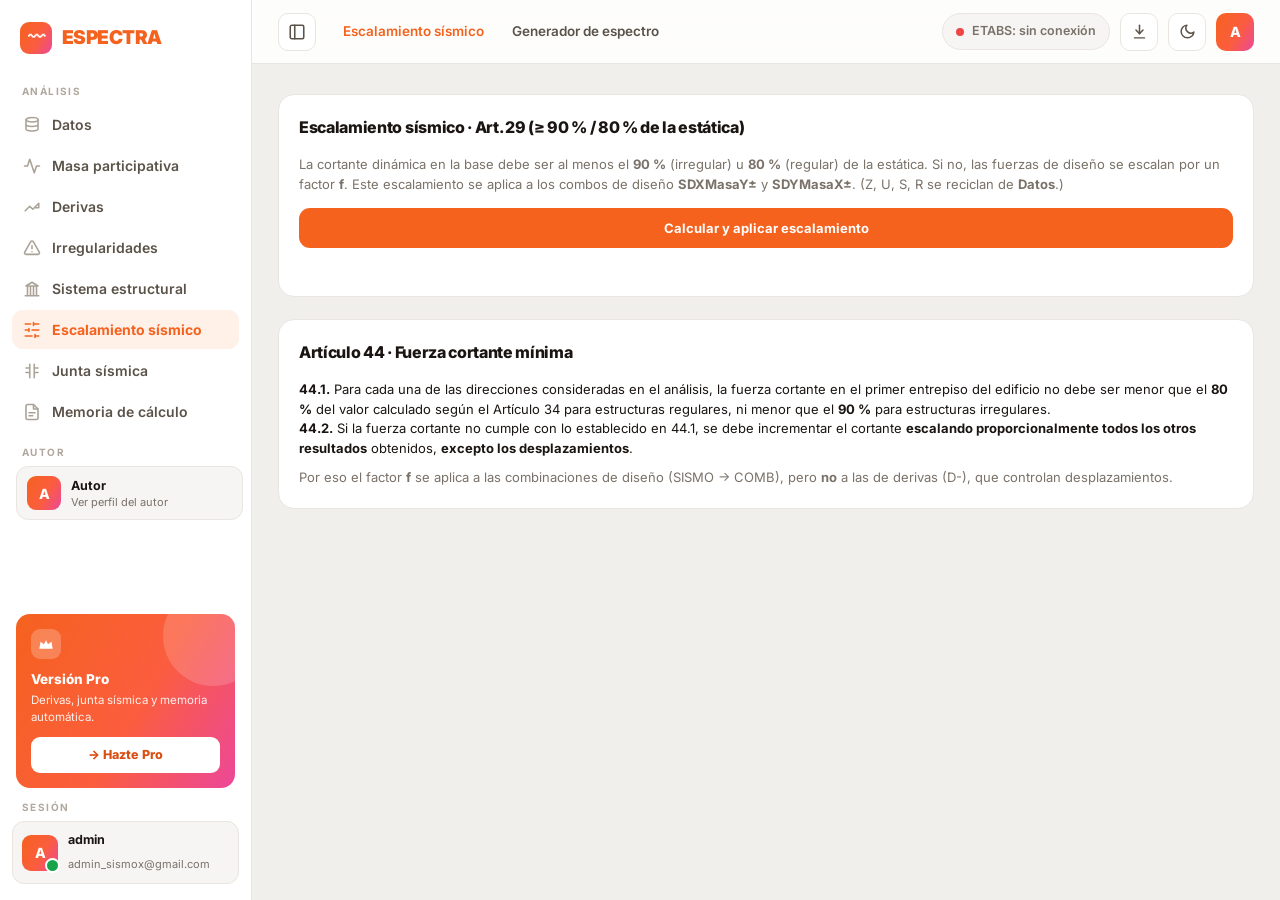
<file: web/escalamiento.html>
<!DOCTYPE html>
<html lang="es">
<head>
  <meta charset="UTF-8" />
  <meta name="viewport" content="width=device-width, initial-scale=1.0" />
  <title>Escalamiento sísmico · E.030 (2026)</title>
  <link rel="preconnect" href="https://fonts.googleapis.com" />
  <link rel="preconnect" href="https://fonts.gstatic.com" crossorigin />
  <link href="https://fonts.googleapis.com/css2?family=Inter:wght@400;500;600;700;800;900&display=swap" rel="stylesheet" />
  <link rel="stylesheet" href="styles.css" />
  <script>
    try { document.documentElement.setAttribute('data-theme', localStorage.getItem('e030-theme') || 'light'); } catch (e) {}
  </script>
  <style>
    .se-estado { color: var(--muted); font-size: 13px; margin-top: 10px; min-height: 18px; }
    .fbig { font-weight: 800; }
  </style>
</head>
<body>

<div class="app">
  <aside class="sidebar">
    <div class="side-brand"><span class="mk">〰</span><b>ESPECTRA</b></div>
    <div class="side-label">Análisis</div>
    <nav class="nav">
      <a href="index.html"><svg width="18" height="18" viewBox="0 0 24 24" fill="none" stroke="currentColor" stroke-width="2.1" stroke-linecap="round" stroke-linejoin="round"><ellipse cx="12" cy="5" rx="8" ry="3"/><path d="M4 5v6c0 1.7 3.6 3 8 3s8-1.3 8-3V5M4 11v6c0 1.7 3.6 3 8 3s8-1.3 8-3v-6"/></svg>Datos</a>
      <a href="masa.html"><svg width="18" height="18" viewBox="0 0 24 24" fill="none" stroke="currentColor" stroke-width="2.1" stroke-linecap="round" stroke-linejoin="round"><path d="M22 12h-4l-3 9L9 3l-3 9H2"/></svg>Masa participativa</a>
      <a href="derivas.html"><svg width="18" height="18" viewBox="0 0 24 24" fill="none" stroke="currentColor" stroke-width="2.1" stroke-linecap="round" stroke-linejoin="round"><path d="m3 17 6-6 4 4 8-8M21 7v6h-6"/></svg>Derivas</a>
      <a href="irregularidades.html"><svg width="18" height="18" viewBox="0 0 24 24" fill="none" stroke="currentColor" stroke-width="2.1" stroke-linecap="round" stroke-linejoin="round"><path d="m10.3 3.6-8 13.9A2 2 0 0 0 4 20.5h16a2 2 0 0 0 1.7-3L13.7 3.6a2 2 0 0 0-3.4 0z"/><path d="M12 9v4M12 17h.01"/></svg>Irregularidades</a>
      <a href="sistema.html"><svg width="18" height="18" viewBox="0 0 24 24" fill="none" stroke="currentColor" stroke-width="2.1" stroke-linecap="round" stroke-linejoin="round"><path d="M3 21h18M6 21V8M10 21V8M14 21V8M18 21V8M4 8h16l-8-5z"/></svg>Sistema estructural</a>
      <a href="escalamiento.html" class="active"><svg width="18" height="18" viewBox="0 0 24 24" fill="none" stroke="currentColor" stroke-width="2.1" stroke-linecap="round" stroke-linejoin="round"><path d="M21 4H14M10 4H3M21 12H12M8 12H3M21 20H16M12 20H3M14 2v4M8 10v4M16 18v4"/></svg>Escalamiento sísmico</a>
      <a href="junta.html"><svg width="18" height="18" viewBox="0 0 24 24" fill="none" stroke="currentColor" stroke-width="2.1" stroke-linecap="round" stroke-linejoin="round"><path d="M9 3v18M15 3v18M9 8H4M9 14H4M20 8h-5M20 14h-5"/></svg>Junta sísmica</a>
      <a href="memoria.html"><svg width="18" height="18" viewBox="0 0 24 24" fill="none" stroke="currentColor" stroke-width="2.1" stroke-linecap="round" stroke-linejoin="round"><path d="M14 2H6a2 2 0 0 0-2 2v16a2 2 0 0 0 2 2h12a2 2 0 0 0 2-2V8z"/><path d="M14 2v6h6M8 13h8M8 17h5"/></svg>Memoria de cálculo</a>
    </nav>
    <div class="side-label">Autor</div>
    <button class="nav-author" id="btnAutor" title="Ver perfil del autor"><span class="av">A</span><span class="info"><b>Autor</b><span>Ver perfil del autor</span></span></button>
    <div class="side-foot">
      <div class="side-promo">
        <span class="crown"><svg width="16" height="16" viewBox="0 0 24 24" fill="currentColor"><path d="M2 19h20l-1.8-10.5-5.2 4-3-6-3 6-5.2-4z"/></svg></span>
        <b>Versión Pro</b><p>Derivas, junta sísmica y memoria automática.</p>
        <a href="#" id="btnPro">→ Hazte Pro</a>
      </div>
      <div class="side-label" style="padding-top:0">Sesión</div>
      <div class="side-user" title="Usuario que inició sesión"><span class="av av-on">A</span><span class="info"><b>admin</b><span>admin_sismox@gmail.com</span></span></div>
    </div>
  </aside>

  <div class="main">
    <header class="topbar">
      <button class="ham" id="sidebarToggle" aria-label="Menú"><svg width="18" height="18" viewBox="0 0 24 24" fill="none" stroke="currentColor" stroke-width="2.1" stroke-linecap="round" stroke-linejoin="round"><rect x="3" y="3" width="18" height="18" rx="2"/><path d="M9 3v18"/></svg></button>
      <nav class="topnav"><a href="escalamiento.html" class="active">Escalamiento sísmico</a><a href="index.html">Generador de espectro</a></nav>
      <div class="top-actions">
        <div class="api-status" id="apiStatus" title="Estado de la API ETABS"><span class="dot" id="apiDot"></span><span id="apiText">ETABS: sin conexión</span></div>
        <a class="icon-btn" id="btnDescargar" href="/descargar" download="ESPECTRA-Setup.exe" title="Descargar el puente para ETABS" aria-label="Descargar instalador">
          <svg width="17" height="17" viewBox="0 0 24 24" fill="none" stroke="currentColor" stroke-width="2.1" stroke-linecap="round" stroke-linejoin="round"><path d="M12 3v12"/><path d="m7 10 5 5 5-5"/><path d="M5 21h14"/></svg>
        </a>
        <button class="icon-btn" id="btnTheme" title="Cambiar tema" aria-label="Tema oscuro">
          <svg class="ic-moon" width="17" height="17" viewBox="0 0 24 24" fill="none" stroke="currentColor" stroke-width="2.1" stroke-linecap="round" stroke-linejoin="round"><path d="M21 12.8A9 9 0 1 1 11.2 3 7 7 0 0 0 21 12.8z"/></svg>
          <svg class="ic-sun" width="17" height="17" viewBox="0 0 24 24" fill="none" stroke="currentColor" stroke-width="2.1" stroke-linecap="round" stroke-linejoin="round"><circle cx="12" cy="12" r="4"/><path d="M12 2v2M12 20v2M4.9 4.9l1.4 1.4M17.7 17.7l1.4 1.4M2 12h2M20 12h2M4.9 19.1l1.4-1.4M17.7 6.3l1.4-1.4"/></svg>
        </button>
        <span class="top-av">A</span>
      </div>
    </header>

    <main class="content">
      <section class="card">
        <div class="card-head"><h2>Escalamiento sísmico · Art. 29 (≥ 90 % / 80 % de la estática)</h2></div>
        <p style="color:var(--muted);font-size:13px">La cortante dinámica en la base debe ser al menos el <b>90 %</b> (irregular) u <b>80 %</b> (regular) de la estática. Si no, las fuerzas de diseño se escalan por un factor <b>f</b>. Este escalamiento se aplica a los combos de diseño <b>SDXMasaY±</b> y <b>SDYMasaX±</b>. (Z, U, S, R se reciclan de <b>Datos</b>.)</p>
        <div class="actions"><button class="btn btn-brand" id="btnCalcular">Calcular y aplicar escalamiento</button></div>
        <p class="se-estado" id="estado"></p>
      </section>

      <section class="card hidden" id="resultados">
        <div class="card-head"><h2>Factor de escala por combinación</h2></div>
        <table class="u-table">
          <thead><tr><th>Caso</th><th>Dir.</th><th>Periodo (s)</th><th>C</th><th>V estática</th><th id="thFrac">% V est.</th><th>V dinámica</th><th>f</th></tr></thead>
          <tbody id="tbody"></tbody>
        </table>
        <p class="se-estado" id="nota"></p>
      </section>

      <section class="card">
        <div class="card-head"><h2>Artículo 44 · Fuerza cortante mínima</h2></div>
        <p style="font-size:13px"><b>44.1.</b> Para cada una de las direcciones consideradas en el análisis, la fuerza cortante en el primer entrepiso del edificio no debe ser menor que el <b>80 %</b> del valor calculado según el Artículo 34 para estructuras regulares, ni menor que el <b>90 %</b> para estructuras irregulares.</p>
        <p style="font-size:13px"><b>44.2.</b> Si la fuerza cortante no cumple con lo establecido en 44.1, se debe incrementar el cortante <b>escalando proporcionalmente todos los otros resultados</b> obtenidos, <b>excepto los desplazamientos</b>.</p>
        <p class="se-estado">Por eso el factor <b>f</b> se aplica a las combinaciones de diseño (SISMO → COMB), pero <b>no</b> a las de derivas (D-), que controlan desplazamientos.</p>
      </section>
    </main>
  </div>
</div>

<div class="toast-container" id="toasts"></div>
<script src="escalamiento.js"></script>
</body>
</html>
</file>
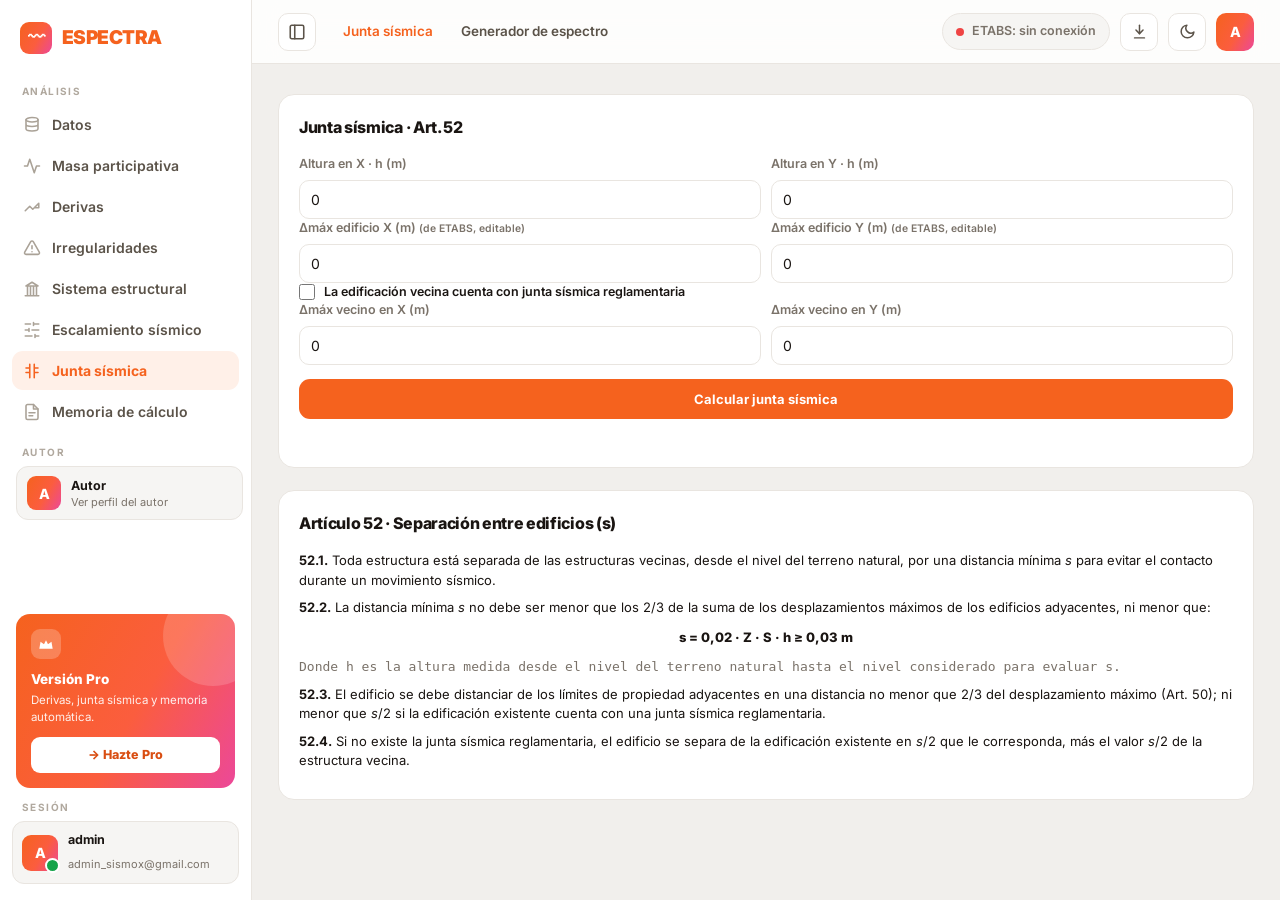
<file: web/junta.html>
<!DOCTYPE html>
<html lang="es">
<head>
  <meta charset="UTF-8" />
  <meta name="viewport" content="width=device-width, initial-scale=1.0" />
  <title>Junta sísmica · E.030 (2026)</title>
  <link rel="preconnect" href="https://fonts.googleapis.com" />
  <link rel="preconnect" href="https://fonts.gstatic.com" crossorigin />
  <link href="https://fonts.googleapis.com/css2?family=Inter:wght@400;500;600;700;800;900&display=swap" rel="stylesheet" />
  <link rel="stylesheet" href="styles.css" />
  <script>
    try { document.documentElement.setAttribute('data-theme', localStorage.getItem('e030-theme') || 'light'); } catch (e) {}
  </script>
  <style>
    .se-estado { color: var(--muted); font-size: 13px; margin-top: 10px; min-height: 18px; }
    .res-big { font-weight: 800; }
    .formula { font-family: ui-monospace, monospace; font-size: 13px; color: var(--muted); }
    .art p { margin: 8px 0; font-size: 13px; line-height: 1.5; }
    .art .eq { text-align:center; font-weight:800; margin:10px 0; }
  </style>
</head>
<body>

<div class="app">
  <aside class="sidebar">
    <div class="side-brand"><span class="mk">〰</span><b>ESPECTRA</b></div>
    <div class="side-label">Análisis</div>
    <nav class="nav">
      <a href="index.html"><svg width="18" height="18" viewBox="0 0 24 24" fill="none" stroke="currentColor" stroke-width="2.1" stroke-linecap="round" stroke-linejoin="round"><ellipse cx="12" cy="5" rx="8" ry="3"/><path d="M4 5v6c0 1.7 3.6 3 8 3s8-1.3 8-3V5M4 11v6c0 1.7 3.6 3 8 3s8-1.3 8-3v-6"/></svg>Datos</a>
      <a href="masa.html"><svg width="18" height="18" viewBox="0 0 24 24" fill="none" stroke="currentColor" stroke-width="2.1" stroke-linecap="round" stroke-linejoin="round"><path d="M22 12h-4l-3 9L9 3l-3 9H2"/></svg>Masa participativa</a>
      <a href="derivas.html"><svg width="18" height="18" viewBox="0 0 24 24" fill="none" stroke="currentColor" stroke-width="2.1" stroke-linecap="round" stroke-linejoin="round"><path d="m3 17 6-6 4 4 8-8M21 7v6h-6"/></svg>Derivas</a>
      <a href="irregularidades.html"><svg width="18" height="18" viewBox="0 0 24 24" fill="none" stroke="currentColor" stroke-width="2.1" stroke-linecap="round" stroke-linejoin="round"><path d="m10.3 3.6-8 13.9A2 2 0 0 0 4 20.5h16a2 2 0 0 0 1.7-3L13.7 3.6a2 2 0 0 0-3.4 0z"/><path d="M12 9v4M12 17h.01"/></svg>Irregularidades</a>
      <a href="sistema.html"><svg width="18" height="18" viewBox="0 0 24 24" fill="none" stroke="currentColor" stroke-width="2.1" stroke-linecap="round" stroke-linejoin="round"><path d="M3 21h18M6 21V8M10 21V8M14 21V8M18 21V8M4 8h16l-8-5z"/></svg>Sistema estructural</a>
      <a href="escalamiento.html"><svg width="18" height="18" viewBox="0 0 24 24" fill="none" stroke="currentColor" stroke-width="2.1" stroke-linecap="round" stroke-linejoin="round"><path d="M21 4H14M10 4H3M21 12H12M8 12H3M21 20H16M12 20H3M14 2v4M8 10v4M16 18v4"/></svg>Escalamiento sísmico</a>
      <a href="junta.html" class="active"><svg width="18" height="18" viewBox="0 0 24 24" fill="none" stroke="currentColor" stroke-width="2.1" stroke-linecap="round" stroke-linejoin="round"><path d="M9 3v18M15 3v18M9 8H4M9 14H4M20 8h-5M20 14h-5"/></svg>Junta sísmica</a>
      <a href="memoria.html"><svg width="18" height="18" viewBox="0 0 24 24" fill="none" stroke="currentColor" stroke-width="2.1" stroke-linecap="round" stroke-linejoin="round"><path d="M14 2H6a2 2 0 0 0-2 2v16a2 2 0 0 0 2 2h12a2 2 0 0 0 2-2V8z"/><path d="M14 2v6h6M8 13h8M8 17h5"/></svg>Memoria de cálculo</a>
    </nav>
    <div class="side-label">Autor</div>
    <button class="nav-author" id="btnAutor" title="Ver perfil del autor">
      <span class="av">A</span><span class="info"><b>Autor</b><span>Ver perfil del autor</span></span>
    </button>
    <div class="side-foot">
      <div class="side-promo">
        <span class="crown"><svg width="16" height="16" viewBox="0 0 24 24" fill="currentColor"><path d="M2 19h20l-1.8-10.5-5.2 4-3-6-3 6-5.2-4z"/></svg></span>
        <b>Versión Pro</b>
        <p>Derivas, junta sísmica y memoria automática.</p>
        <a href="#" id="btnPro">→ Hazte Pro</a>
      </div>
      <div class="side-label" style="padding-top:0">Sesión</div>
      <div class="side-user" title="Usuario que inició sesión">
        <span class="av av-on">A</span><span class="info"><b>admin</b><span>admin_sismox@gmail.com</span></span>
      </div>
    </div>
  </aside>

  <div class="main">
    <header class="topbar">
      <button class="ham" id="sidebarToggle" aria-label="Menú"><svg width="18" height="18" viewBox="0 0 24 24" fill="none" stroke="currentColor" stroke-width="2.1" stroke-linecap="round" stroke-linejoin="round"><rect x="3" y="3" width="18" height="18" rx="2"/><path d="M9 3v18"/></svg></button>
      <nav class="topnav">
        <a href="junta.html" class="active">Junta sísmica</a>
        <a href="index.html">Generador de espectro</a>
      </nav>
      <div class="top-actions">
        <div class="api-status" id="apiStatus" title="Estado de la API ETABS">
          <span class="dot" id="apiDot"></span><span id="apiText">ETABS: sin conexión</span>
        </div>
        <a class="icon-btn" id="btnDescargar" href="/descargar" download="ESPECTRA-Setup.exe" title="Descargar el puente para ETABS" aria-label="Descargar instalador">
          <svg width="17" height="17" viewBox="0 0 24 24" fill="none" stroke="currentColor" stroke-width="2.1" stroke-linecap="round" stroke-linejoin="round"><path d="M12 3v12"/><path d="m7 10 5 5 5-5"/><path d="M5 21h14"/></svg>
        </a>
        <button class="icon-btn" id="btnTheme" title="Cambiar tema" aria-label="Tema oscuro">
          <svg class="ic-moon" width="17" height="17" viewBox="0 0 24 24" fill="none" stroke="currentColor" stroke-width="2.1" stroke-linecap="round" stroke-linejoin="round"><path d="M21 12.8A9 9 0 1 1 11.2 3 7 7 0 0 0 21 12.8z"/></svg>
          <svg class="ic-sun" width="17" height="17" viewBox="0 0 24 24" fill="none" stroke="currentColor" stroke-width="2.1" stroke-linecap="round" stroke-linejoin="round"><circle cx="12" cy="12" r="4"/><path d="M12 2v2M12 20v2M4.9 4.9l1.4 1.4M17.7 17.7l1.4 1.4M2 12h2M20 12h2M4.9 19.1l1.4-1.4M17.7 6.3l1.4-1.4"/></svg>
        </button>
        <span class="top-av">A</span>
      </div>
    </header>

    <main class="content">

      <!-- Datos -->
      <section class="card">
        <div class="card-head"><h2>Junta sísmica · Art. 52</h2></div>

        <div class="field-row">
          <label class="field"><span>Altura en X · h (m)</span><input type="number" id="hx" value="0" step="0.1" min="0" /></label>
          <label class="field"><span>Altura en Y · h (m)</span><input type="number" id="hy" value="0" step="0.1" min="0" /></label>
        </div>
        <div class="field-row">
          <label class="field"><span>Δmáx edificio X (m) <small>(de ETABS, editable)</small></span><input type="number" id="edifdx" value="0" step="0.0001" min="0" /></label>
          <label class="field"><span>Δmáx edificio Y (m) <small>(de ETABS, editable)</small></span><input type="number" id="edifdy" value="0" step="0.0001" min="0" /></label>
        </div>

        <label class="check">
          <input type="checkbox" id="vecJunta" />
          <span>La edificación vecina cuenta con junta sísmica reglamentaria</span>
        </label>

        <div class="field-row">
          <label class="field"><span>Δmáx vecino en X (m)</span><input type="number" id="vecdx" value="0" step="0.001" min="0" /></label>
          <label class="field"><span>Δmáx vecino en Y (m)</span><input type="number" id="vecdy" value="0" step="0.001" min="0" /></label>
        </div>

        <div class="actions">
          <button class="btn btn-brand" id="btnCalcular">Calcular junta sísmica</button>
        </div>
        <p class="se-estado" id="estado"></p>
      </section>

      <!-- Resultados -->
      <section class="card hidden" id="resultados">
        <div class="card-head"><h2>Resultado</h2></div>
        <table class="u-table">
          <thead>
            <tr><th>Dir.</th><th>Δmáx edificio (cm)</th><th>Δmáx vecino (cm)</th><th>0.02·Z·S·h (cm)</th><th>⅔(Δ₁+Δ₂) (cm)</th><th>Junta s (cm)</th><th>Sep. límite propiedad (cm)</th></tr>
          </thead>
          <tbody id="tbody"></tbody>
        </table>
        <p class="se-estado" id="nota52"></p>

        <div class="card-head" style="margin-top:18px"><h2>Cuadro resumen</h2></div>
        <div style="display:grid;grid-template-columns:1fr 1fr;gap:20px">
          <div>
            <div style="font-weight:800;font-size:14px;margin-bottom:6px">Dirección X</div>
            <table class="u-table"><thead><tr><th>—</th><th>Valor</th><th>Descripción</th></tr></thead><tbody id="resumenX"></tbody></table>
          </div>
          <div>
            <div style="font-weight:800;font-size:14px;margin-bottom:6px">Dirección Y</div>
            <table class="u-table"><thead><tr><th>—</th><th>Valor</th><th>Descripción</th></tr></thead><tbody id="resumenY"></tbody></table>
          </div>
        </div>
      </section>

      <!-- Normativa -->
      <section class="card art">
        <div class="card-head"><h2>Artículo 52 · Separación entre edificios (s)</h2></div>
        <p><b>52.1.</b> Toda estructura está separada de las estructuras vecinas, desde el nivel del terreno natural, por una distancia mínima <i>s</i> para evitar el contacto durante un movimiento sísmico.</p>
        <p><b>52.2.</b> La distancia mínima <i>s</i> no debe ser menor que los 2/3 de la suma de los desplazamientos máximos de los edificios adyacentes, ni menor que:</p>
        <p class="eq">s = 0,02 · Z · S · h ≥ 0,03 m</p>
        <p class="formula">Donde h es la altura medida desde el nivel del terreno natural hasta el nivel considerado para evaluar s.</p>
        <p><b>52.3.</b> El edificio se debe distanciar de los límites de propiedad adyacentes en una distancia no menor que 2/3 del desplazamiento máximo (Art. 50); ni menor que <i>s</i>/2 si la edificación existente cuenta con una junta sísmica reglamentaria.</p>
        <p><b>52.4.</b> Si no existe la junta sísmica reglamentaria, el edificio se separa de la edificación existente en <i>s</i>/2 que le corresponda, más el valor <i>s</i>/2 de la estructura vecina.</p>
      </section>

    </main>
  </div>
</div>

<div class="toast-container" id="toasts"></div>
<script src="junta.js"></script>
</body>
</html>
</file>
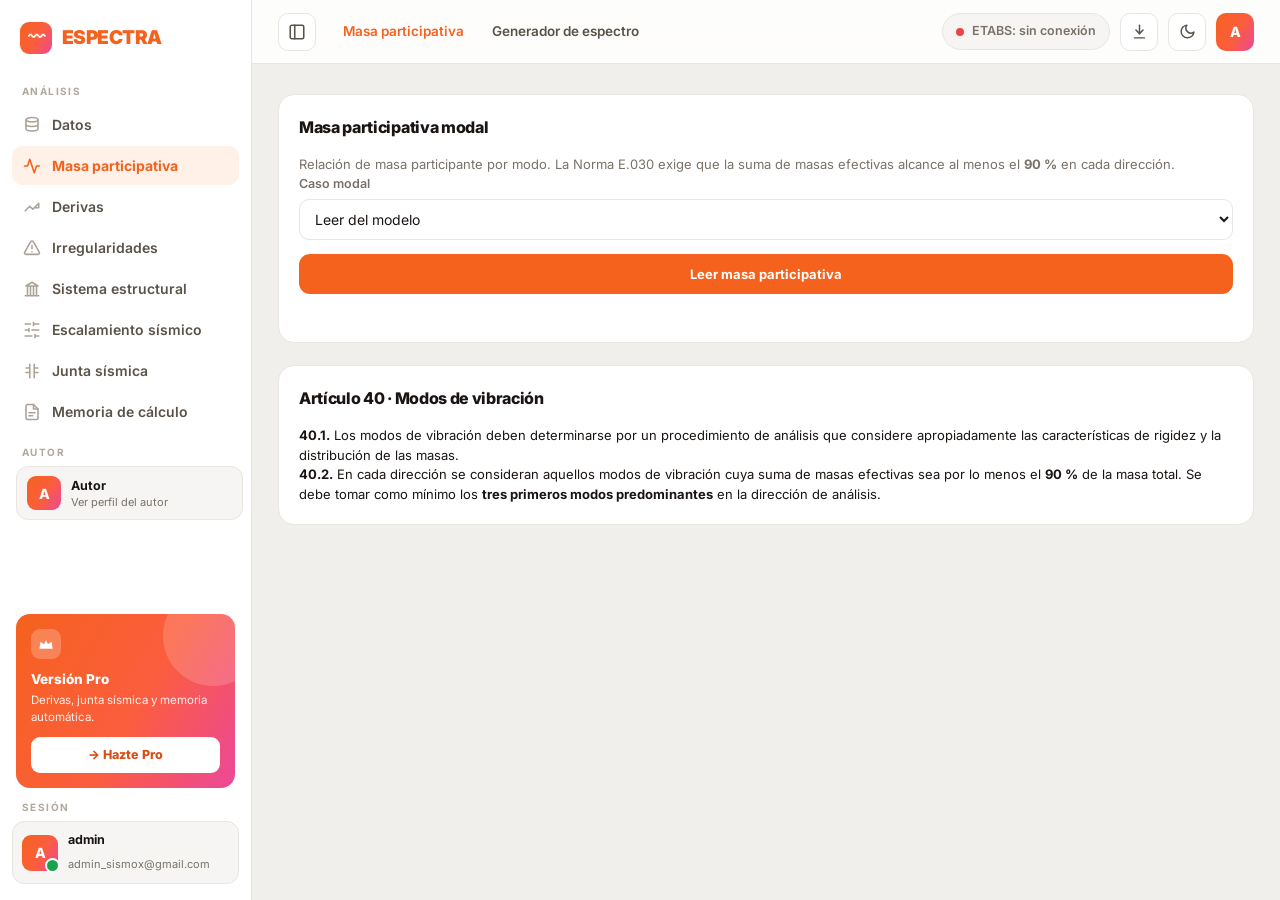
<file: web/masa.html>
<!DOCTYPE html>
<html lang="es">
<head>
  <meta charset="UTF-8" />
  <meta name="viewport" content="width=device-width, initial-scale=1.0" />
  <title>Masa participativa · E.030 (2026)</title>
  <link rel="preconnect" href="https://fonts.googleapis.com" />
  <link rel="preconnect" href="https://fonts.gstatic.com" crossorigin />
  <link href="https://fonts.googleapis.com/css2?family=Inter:wght@400;500;600;700;800;900&display=swap" rel="stylesheet" />
  <link rel="stylesheet" href="styles.css" />
  <script>
    try { document.documentElement.setAttribute('data-theme', localStorage.getItem('e030-theme') || 'light'); } catch (e) {}
  </script>
  <style>
    .se-estado { color: var(--muted); font-size: 13px; margin-top: 10px; min-height: 18px; }
    .resumen { display: flex; gap: 18px; flex-wrap: wrap; margin: 6px 0 14px; }
    .chip { padding: 8px 14px; border-radius: 12px; border: 1px solid var(--border); font-weight: 700; }
    .chip.ok { background: rgba(22,163,74,.12); color: var(--green); }
    .chip.no { background: rgba(220,38,38,.12); color: var(--red); }
    tr.fund { background: var(--brand-soft); }
  </style>
</head>
<body>

<div class="app">
  <aside class="sidebar">
    <div class="side-brand"><span class="mk">〰</span><b>ESPECTRA</b></div>
    <div class="side-label">Análisis</div>
    <nav class="nav">
      <a href="index.html"><svg width="18" height="18" viewBox="0 0 24 24" fill="none" stroke="currentColor" stroke-width="2.1" stroke-linecap="round" stroke-linejoin="round"><ellipse cx="12" cy="5" rx="8" ry="3"/><path d="M4 5v6c0 1.7 3.6 3 8 3s8-1.3 8-3V5M4 11v6c0 1.7 3.6 3 8 3s8-1.3 8-3v-6"/></svg>Datos</a>
      <a href="masa.html" class="active"><svg width="18" height="18" viewBox="0 0 24 24" fill="none" stroke="currentColor" stroke-width="2.1" stroke-linecap="round" stroke-linejoin="round"><path d="M22 12h-4l-3 9L9 3l-3 9H2"/></svg>Masa participativa</a>
      <a href="derivas.html"><svg width="18" height="18" viewBox="0 0 24 24" fill="none" stroke="currentColor" stroke-width="2.1" stroke-linecap="round" stroke-linejoin="round"><path d="m3 17 6-6 4 4 8-8M21 7v6h-6"/></svg>Derivas</a>
      <a href="irregularidades.html"><svg width="18" height="18" viewBox="0 0 24 24" fill="none" stroke="currentColor" stroke-width="2.1" stroke-linecap="round" stroke-linejoin="round"><path d="m10.3 3.6-8 13.9A2 2 0 0 0 4 20.5h16a2 2 0 0 0 1.7-3L13.7 3.6a2 2 0 0 0-3.4 0z"/><path d="M12 9v4M12 17h.01"/></svg>Irregularidades</a>
      <a href="sistema.html"><svg width="18" height="18" viewBox="0 0 24 24" fill="none" stroke="currentColor" stroke-width="2.1" stroke-linecap="round" stroke-linejoin="round"><path d="M3 21h18M6 21V8M10 21V8M14 21V8M18 21V8M4 8h16l-8-5z"/></svg>Sistema estructural</a>
      <a href="escalamiento.html"><svg width="18" height="18" viewBox="0 0 24 24" fill="none" stroke="currentColor" stroke-width="2.1" stroke-linecap="round" stroke-linejoin="round"><path d="M21 4H14M10 4H3M21 12H12M8 12H3M21 20H16M12 20H3M14 2v4M8 10v4M16 18v4"/></svg>Escalamiento sísmico</a>
      <a href="junta.html"><svg width="18" height="18" viewBox="0 0 24 24" fill="none" stroke="currentColor" stroke-width="2.1" stroke-linecap="round" stroke-linejoin="round"><path d="M9 3v18M15 3v18M9 8H4M9 14H4M20 8h-5M20 14h-5"/></svg>Junta sísmica</a>
      <a href="memoria.html"><svg width="18" height="18" viewBox="0 0 24 24" fill="none" stroke="currentColor" stroke-width="2.1" stroke-linecap="round" stroke-linejoin="round"><path d="M14 2H6a2 2 0 0 0-2 2v16a2 2 0 0 0 2 2h12a2 2 0 0 0 2-2V8z"/><path d="M14 2v6h6M8 13h8M8 17h5"/></svg>Memoria de cálculo</a>
    </nav>
    <div class="side-label">Autor</div>
    <button class="nav-author" id="btnAutor" title="Ver perfil del autor"><span class="av">A</span><span class="info"><b>Autor</b><span>Ver perfil del autor</span></span></button>
    <div class="side-foot">
      <div class="side-promo">
        <span class="crown"><svg width="16" height="16" viewBox="0 0 24 24" fill="currentColor"><path d="M2 19h20l-1.8-10.5-5.2 4-3-6-3 6-5.2-4z"/></svg></span>
        <b>Versión Pro</b><p>Derivas, junta sísmica y memoria automática.</p>
        <a href="#" id="btnPro">→ Hazte Pro</a>
      </div>
      <div class="side-label" style="padding-top:0">Sesión</div>
      <div class="side-user" title="Usuario que inició sesión"><span class="av av-on">A</span><span class="info"><b>admin</b><span>admin_sismox@gmail.com</span></span></div>
    </div>
  </aside>

  <div class="main">
    <header class="topbar">
      <button class="ham" id="sidebarToggle" aria-label="Menú"><svg width="18" height="18" viewBox="0 0 24 24" fill="none" stroke="currentColor" stroke-width="2.1" stroke-linecap="round" stroke-linejoin="round"><rect x="3" y="3" width="18" height="18" rx="2"/><path d="M9 3v18"/></svg></button>
      <nav class="topnav"><a href="masa.html" class="active">Masa participativa</a><a href="index.html">Generador de espectro</a></nav>
      <div class="top-actions">
        <div class="api-status" id="apiStatus" title="Estado de la API ETABS"><span class="dot" id="apiDot"></span><span id="apiText">ETABS: sin conexión</span></div>
        <a class="icon-btn" id="btnDescargar" href="/descargar" download="ESPECTRA-Setup.exe" title="Descargar el puente para ETABS" aria-label="Descargar instalador">
          <svg width="17" height="17" viewBox="0 0 24 24" fill="none" stroke="currentColor" stroke-width="2.1" stroke-linecap="round" stroke-linejoin="round"><path d="M12 3v12"/><path d="m7 10 5 5 5-5"/><path d="M5 21h14"/></svg>
        </a>
        <button class="icon-btn" id="btnTheme" title="Cambiar tema" aria-label="Tema oscuro">
          <svg class="ic-moon" width="17" height="17" viewBox="0 0 24 24" fill="none" stroke="currentColor" stroke-width="2.1" stroke-linecap="round" stroke-linejoin="round"><path d="M21 12.8A9 9 0 1 1 11.2 3 7 7 0 0 0 21 12.8z"/></svg>
          <svg class="ic-sun" width="17" height="17" viewBox="0 0 24 24" fill="none" stroke="currentColor" stroke-width="2.1" stroke-linecap="round" stroke-linejoin="round"><circle cx="12" cy="12" r="4"/><path d="M12 2v2M12 20v2M4.9 4.9l1.4 1.4M17.7 17.7l1.4 1.4M2 12h2M20 12h2M4.9 19.1l1.4-1.4M17.7 6.3l1.4-1.4"/></svg>
        </button>
        <span class="top-av">A</span>
      </div>
    </header>

    <main class="content">
      <section class="card">
        <div class="card-head"><h2>Masa participativa modal</h2></div>
        <p style="color:var(--muted);font-size:13px">Relación de masa participante por modo. La Norma E.030 exige que la suma de masas efectivas alcance al menos el <b>90 %</b> en cada dirección.</p>
        <label class="field"><span>Caso modal</span><select id="caso"><option value="">Leer del modelo</option></select></label>
        <div class="actions"><button class="btn btn-brand" id="btnCalcular">Leer masa participativa</button></div>
        <p class="se-estado" id="estado"></p>
      </section>

      <section class="card hidden" id="resultados">
        <div class="card-head"><h2>Modos de vibración</h2></div>
        <table class="u-table" id="tabla">
          <thead><tr><th>Modo</th><th>Periodo (s)</th><th>UX</th><th>UY</th><th>UZ</th><th>RZ</th><th>ΣUX</th><th>ΣUY</th></tr></thead>
          <tbody></tbody>
        </table>
      </section>

      <section class="card">
        <div class="card-head"><h2>Artículo 40 · Modos de vibración</h2></div>
        <p style="font-size:13px"><b>40.1.</b> Los modos de vibración deben determinarse por un procedimiento de análisis que considere apropiadamente las características de rigidez y la distribución de las masas.</p>
        <p style="font-size:13px"><b>40.2.</b> En cada dirección se consideran aquellos modos de vibración cuya suma de masas efectivas sea por lo menos el <b>90 %</b> de la masa total. Se debe tomar como mínimo los <b>tres primeros modos predominantes</b> en la dirección de análisis.</p>
      </section>
    </main>
  </div>
</div>

<div class="toast-container" id="toasts"></div>
<script src="masa.js"></script>
</body>
</html>
</file>
<file: web/styles.css>
/* ===================================================================
   Análisis Sísmico E.030 (2026) — Interfaz estilo Vudera
   Solo presentación. La lógica (backend) vive en app.js sin cambios.
   =================================================================== */

:root {
  --bg: #ffffff; --bg-soft: #f6f5f3; --canvas: #f1efec;
  --ink: #1a1512; --muted: #7a7269; --border: #e9e5e0;
  --brand: #f5621e; --brand-2: #fb5d3e; --brand-dark: #d94e12; --brand-soft: #fff0e8;
  --green: #16a34a; --red: #ef4444;
  --radius: 16px; --sidebar-w: 252px;
  --grad: linear-gradient(120deg, #f5621e, #fb5d3e 55%, #ec4899);
  /* superficie del gráfico (claro por defecto) */
  --plot-bg: #ffffff; --plot-grid: rgba(26,21,18,0.08); --plot-empty: #9b9389;
  /* cromo dependiente del tema */
  --topbar-bg: rgba(255,255,255,0.85); --nav-ink: #5b5349;
  --warn-bg: #fff7ed; --warn-border: #fed7aa; --warn-ink: #9a3412;
}

/* ===== Tema oscuro ===== */
html[data-theme="dark"] {
  --bg: #1f1c19; --bg-soft: #2a2622; --canvas: #161311;
  --ink: #f1ede8; --muted: #a39a8f; --border: #383330;
  --brand-soft: #3a2418;
  --plot-bg: #242424; --plot-grid: rgba(255,255,255,0.07); --plot-empty: #b9b3aa;
  --topbar-bg: rgba(31,28,25,0.85); --nav-ink: #cfc7bc;
  --warn-bg: #3a2a18; --warn-border: #5a3a1a; --warn-ink: #f3c89a;
}

* { box-sizing: border-box; margin: 0; padding: 0; }
html, body { height: 100%; }
body {
  font-family: 'Inter', -apple-system, BlinkMacSystemFont, 'Segoe UI', sans-serif;
  background: var(--canvas); color: var(--ink);
  -webkit-font-smoothing: antialiased; line-height: 1.5;
}
a { color: inherit; text-decoration: none; }
button { font-family: inherit; cursor: pointer; }
.app { display: flex; min-height: 100vh; }
.hidden { display: none !important; }

/* ================= SIDEBAR ================= */
.sidebar {
  width: var(--sidebar-w); flex-shrink: 0; background: var(--bg);
  border-right: 1px solid var(--border); display: flex; flex-direction: column;
  padding: 16px 12px; position: sticky; top: 0; height: 100vh;
  overflow-y: auto; overflow-x: hidden; transition: width 0.22s ease;
}
.side-brand { display: flex; align-items: center; gap: 10px; padding: 6px 8px 16px; }
.side-brand .mk { width: 32px; height: 32px; border-radius: 9px; background: var(--grad); display: grid; place-items: center; color: #fff; font-weight: 900; font-size: 17px; }
.side-brand b { font-size: 19px; font-weight: 900; letter-spacing: -0.03em; color: var(--brand); }
.side-label { font-size: 10px; font-weight: 700; letter-spacing: 0.14em; text-transform: uppercase; color: #b0a89e; padding: 14px 10px 6px; }
.nav { display: flex; flex-direction: column; gap: 2px; }
.nav a { display: flex; align-items: center; gap: 11px; padding: 9px 11px; border-radius: 11px; font-size: 14px; font-weight: 600; color: var(--nav-ink); transition: background 0.13s ease, color 0.13s ease; }
.nav a svg { color: #aaa297; transition: color 0.13s ease; }
.nav a:hover { background: var(--bg-soft); color: var(--ink); }
.nav a:hover svg { color: var(--ink); }
.nav a.active { background: var(--brand-soft); color: var(--brand); font-weight: 700; }
.nav a.active svg { color: var(--brand); }
.side-promo { position: relative; overflow: hidden; margin: 0 4px 12px; border-radius: 14px; padding: 15px; color: #fff; background: var(--grad); }
.side-promo::after { content: ''; position: absolute; right: -28px; top: -28px; width: 100px; height: 100px; border-radius: 50%; background: rgba(255,255,255,0.16); }
.side-promo .crown { position: relative; width: 30px; height: 30px; border-radius: 9px; display: grid; place-items: center; background: rgba(255,255,255,0.22); color: #fff; margin-bottom: 10px; }
.side-promo b { position: relative; font-size: 13.5px; font-weight: 800; display: block; }
.side-promo p { position: relative; font-size: 11.5px; color: rgba(255,255,255,0.9); margin-top: 3px; line-height: 1.45; }
.side-promo a { position: relative; margin-top: 11px; display: flex; align-items: center; justify-content: center; gap: 6px; background: #fff; color: var(--brand-dark); font-size: 12.5px; font-weight: 800; padding: 9px; border-radius: 9px; }
.app.collapsed .side-promo { display: none; }
.side-foot { margin-top: auto; padding-top: 14px; }
.side-user { display: flex; align-items: center; gap: 10px; padding: 9px; border: 1px solid var(--border); border-radius: 12px; background: var(--bg-soft); }
.side-user .av { width: 36px; height: 36px; border-radius: 9px; display: grid; place-items: center; background: var(--grad); color: #fff; font-weight: 800; font-size: 14px; flex-shrink: 0; }
.side-user .info { min-width: 0; }
.side-user .info b { font-size: 12.5px; font-weight: 700; display: block; white-space: nowrap; overflow: hidden; text-overflow: ellipsis; }
.side-user .info span { font-size: 11px; color: var(--muted); }

/* Sidebar colapsado */
.app.collapsed .sidebar { width: 68px; }
.app.collapsed .side-brand { justify-content: center; }
.app.collapsed .side-brand b { display: none; }
.app.collapsed .side-label { font-size: 0; padding: 8px 12px; margin: 0; }
.app.collapsed .side-label::after { content: ''; display: block; height: 1px; background: var(--border); }
.app.collapsed .nav a { justify-content: center; gap: 0; padding: 11px 0; font-size: 0; }
.app.collapsed .side-user { justify-content: center; padding: 8px 0; }
.app.collapsed .side-user .info { display: none; }

/* Bloque Autor */
.nav-author { display: flex; align-items: center; gap: 10px; width: 100%; text-align: left; margin: 0 4px 8px; padding: 9px 10px; border: 1px solid var(--border); border-radius: 12px; background: var(--bg-soft); transition: background 0.13s ease; }
.nav-author:hover { background: var(--brand-soft); }
.nav-author .av { width: 34px; height: 34px; border-radius: 9px; display: grid; place-items: center; background: var(--grad); color: #fff; font-weight: 800; font-size: 14px; flex-shrink: 0; }
.nav-author .info { min-width: 0; }
.nav-author .info b { font-size: 12.5px; font-weight: 700; display: block; white-space: nowrap; overflow: hidden; text-overflow: ellipsis; }
.nav-author .info span { font-size: 11px; color: var(--muted); }
.app.collapsed .nav-author { justify-content: center; padding: 8px 0; }
.app.collapsed .nav-author .info { display: none; }

/* Punto de sesión activa */
.side-user .av.av-on { position: relative; }
.side-user .av.av-on::after { content: ''; position: absolute; right: -2px; bottom: -2px; width: 11px; height: 11px; border-radius: 50%; background: var(--green); border: 2px solid var(--bg); }

/* ================= TOPBAR ================= */
.main { flex: 1; min-width: 0; display: flex; flex-direction: column; }
.topbar {
  position: sticky; top: 0; z-index: 20; height: 64px;
  background: var(--topbar-bg); backdrop-filter: saturate(180%) blur(12px);
  border-bottom: 1px solid var(--border); display: flex; align-items: center;
  gap: 14px; padding: 0 26px;
}
.topnav { display: flex; gap: 2px; }
.topnav a { font-size: 13.5px; font-weight: 600; color: var(--nav-ink); padding: 8px 13px; border-radius: 9px; }
.topnav a:hover { background: var(--bg-soft); color: var(--ink); }
.topnav a.active { color: var(--brand); }
.top-actions { margin-left: auto; display: flex; align-items: center; gap: 10px; }
.ham, .icon-btn { width: 38px; height: 38px; display: grid; place-items: center; border: 1px solid var(--border); border-radius: 10px; background: var(--bg); color: var(--nav-ink); flex-shrink: 0; }
.ham:hover, .icon-btn:hover { background: var(--bg-soft); color: var(--ink); }
a.icon-btn { text-decoration: none; }
.top-av { width: 38px; height: 38px; border-radius: 10px; display: grid; place-items: center; background: var(--grad); color: #fff; font-weight: 800; font-size: 14px; }

/* Estado de la API ETABS */
.api-status {
  display: inline-flex; align-items: center; gap: 8px;
  font-size: 12.5px; font-weight: 600; color: var(--muted);
  background: var(--bg-soft); padding: 8px 13px; border-radius: 999px;
  border: 1px solid var(--border);
}
.dot { width: 8px; height: 8px; border-radius: 50%; background: var(--red); }
.dot.online { background: var(--green); box-shadow: 0 0 8px rgba(22,163,74,0.6); }

/* ================= CONTENT ================= */
.content { padding: 30px 26px 50px; max-width: 1100px; margin: 0 auto; width: 100%; }
.rk-head { text-align: center; margin-bottom: 26px; }
.rk-head .tro { width: 56px; height: 56px; border-radius: 16px; margin: 0 auto 14px; display: grid; place-items: center; background: var(--brand-soft); color: var(--brand); }
.rk-head h1 { font-size: clamp(24px, 3vw, 34px); font-weight: 900; letter-spacing: -0.03em; }
.rk-head .how { margin-top: 10px; display: inline-flex; align-items: center; gap: 7px; font-size: 12.5px; font-weight: 600; color: var(--muted); border: 1px solid var(--border); background: var(--bg); border-radius: 999px; padding: 7px 14px; }

/* Grid principal: parámetros + gráfico */
.grid { display: grid; grid-template-columns: 340px 1fr; gap: 20px; align-items: start; }

/* Vista "en desarrollo" */
.dev-view { display: grid; place-items: center; min-height: 60vh; }
.dev-card { text-align: center; max-width: 420px; border: 1px solid var(--border); border-radius: var(--radius); background: var(--bg); padding: 40px 30px; }
.dev-card .dev-ic { width: 64px; height: 64px; border-radius: 18px; margin: 0 auto 18px; display: grid; place-items: center; background: var(--brand-soft); color: var(--brand); }
.dev-card h2 { font-size: 20px; font-weight: 800; letter-spacing: -0.02em; }
.dev-card p { margin-top: 8px; font-size: 13.5px; color: var(--muted); line-height: 1.55; }
.dev-card .btn { flex: none; margin-top: 20px; padding: 11px 18px; }

/* Tarjetas */
.card { border: 1px solid var(--border); border-radius: var(--radius); background: var(--bg); padding: 20px; }
/* Separación entre tarjetas apiladas (masa, derivas, sistema, escalamiento, junta…) */
.content > .card + .card { margin-top: 22px; }
.card-head { display: flex; align-items: center; justify-content: space-between; margin-bottom: 16px; }
.card-head h2 { font-size: 16px; font-weight: 800; letter-spacing: -0.02em; }
.chip { font-size: 11px; font-weight: 800; letter-spacing: 0.04em; color: var(--muted); background: var(--bg-soft); border: 1px solid var(--border); padding: 5px 10px; border-radius: 999px; }
.chip-brand { color: var(--brand-dark); background: var(--brand-soft); border-color: #ffd9c6; }

/* Panel de parámetros */
.panel { display: flex; flex-direction: column; gap: 14px; }
.panel .card-head { margin-bottom: 2px; }
.field { display: flex; flex-direction: column; gap: 6px; font-size: 12.5px; }
.field > span { color: var(--muted); font-weight: 600; }
select, input[type="number"] {
  background: var(--bg); border: 1px solid var(--border); color: var(--ink);
  border-radius: 10px; padding: 10px 11px; font-size: 14px; font-family: inherit; outline: none;
  transition: border-color 0.13s ease, box-shadow 0.13s ease;
}
select:focus, input:focus { border-color: var(--brand); box-shadow: 0 0 0 3px var(--brand-soft); }

.check { display: flex; align-items: center; gap: 9px; font-size: 12.5px; cursor: pointer; color: var(--ink); font-weight: 600; }
.check input { width: 16px; height: 16px; accent-color: var(--brand); }
.vs30-block { gap: 10px; }
.vs30-label { font-size: 12px; color: var(--muted); display: block; margin-bottom: 4px; font-weight: 600; }
#vs30Input input { width: 100%; }
.structural { margin-top: 2px; }

.results {
  background: var(--bg-soft); border: 1px solid var(--border); border-radius: 12px;
  padding: 13px 14px; font-size: 13px; line-height: 1.7; color: var(--brand-dark);
  font-variant-numeric: tabular-nums; white-space: pre-line; min-height: 44px; font-weight: 600;
}

.actions { display: flex; gap: 10px; margin-top: 14px; }
.btn {
  flex: 1; border: 1px solid transparent; border-radius: 11px; padding: 11px 10px;
  cursor: pointer; font-size: 13px; font-weight: 700; color: #fff;
  transition: background 0.14s ease, opacity 0.14s ease, transform 0.05s ease;
}
.btn:active { transform: translateY(1px); }
.btn-brand { background: var(--brand); } .btn-brand:hover { background: var(--brand-dark); }
.btn-soft { background: var(--brand-soft); color: var(--brand-dark); border-color: #ffd9c6; }
.btn-soft:hover { background: #ffe4d4; }
.btn-ghost { background: var(--bg-soft); color: var(--ink); border-color: var(--border); }
.btn-ghost:hover { background: #ece9e4; }
.btn:disabled { opacity: 0.45; cursor: not-allowed; }

/* Zona con botón de mapa */
.zona-row { display: flex; gap: 8px; }
.zona-row select { flex: 1; min-width: 0; }
.map-btn { flex-shrink: 0; width: 42px; border: 1px solid var(--border); border-radius: 10px; background: var(--brand-soft); color: var(--brand); display: grid; place-items: center; transition: background 0.13s ease; }
.map-btn:hover { background: #ffe4d4; }
html[data-theme="dark"] .map-btn:hover { background: #4a3020; }

/* Modal de ubicación / mapa */
.modal.modal-map { width: min(750px, calc(100vw - 24px)); max-height: calc(100vh - 32px); overflow-y: auto; }
.map-wrap { display: grid; grid-template-columns: minmax(0, 1fr) minmax(0, 0.6fr); gap: 28px; align-items: start; }
.map-col, .map-form { min-width: 0; }              /* permite que las columnas encojan (evita scroll horizontal) */
.map-col { display: flex; flex-direction: column; gap: 10px; }  /* mapa a la izquierda, selectores a la derecha */
.map-fig { position: relative; border: 1px solid var(--border); border-radius: 12px; padding: 8px; background: var(--bg-soft); display: grid; place-items: center; min-height: 280px; }
.mapa-svg-box { width: 100%; }
.mapa-svg-box svg { width: 100%; height: auto; max-height: 460px; display: block; }
.mapa-svg-box .lago { pointer-events: none; }
.mapa-svg-box .dep { stroke: #ffffff; stroke-width: 0.35; cursor: pointer; transition: opacity 0.12s ease; }
.mapa-svg-box .dep:hover { opacity: 0.6; }
.mapa-svg-box .dep.sel { stroke: #1a1512; stroke-width: 2; }
.map-hint { position: absolute; bottom: 6px; left: 0; right: 0; text-align: center; font-size: 10.5px; font-weight: 600; color: var(--muted); pointer-events: none; }
.map-fallback { display: flex; flex-direction: column; gap: 6px; width: 100%; }
.map-fig-title { font-size: 10px; font-weight: 800; letter-spacing: 0.08em; text-transform: uppercase; color: var(--muted); text-align: center; }
.zb { border-radius: 9px; padding: 9px 10px; color: #fff; display: flex; align-items: baseline; justify-content: space-between; opacity: 0.5; transition: opacity 0.15s ease, transform 0.15s ease; }
.zb b { font-size: 14px; font-weight: 900; }
.zb span { font-size: 10.5px; font-weight: 600; opacity: 0.95; }
.zb.z4 { background: #dc2626; } .zb.z3 { background: #f59e0b; } .zb.z2 { background: #16a34a; } .zb.z1 { background: #65b32e; }
.zb.on { opacity: 1; transform: scale(1.03); box-shadow: 0 6px 16px -8px rgba(0,0,0,0.5); }
/* Leyenda del mapa */
.zone-legend { display: grid; grid-template-columns: 1fr 1fr; gap: 5px 12px; padding: 10px 12px; border: 1px solid var(--border); border-radius: 10px; background: var(--bg); }
.zone-legend span { display: flex; align-items: center; gap: 7px; font-size: 11.5px; font-weight: 700; color: var(--muted); border-radius: 6px; padding: 2px 4px; transition: background 0.13s ease, color 0.13s ease; }
.zone-legend span.on { color: var(--ink); }
.zone-legend .lg { width: 13px; height: 13px; border-radius: 4px; flex-shrink: 0; }
.zone-legend .lg.z4 { background: #dc2626; } .zone-legend .lg.z3 { background: #f59e0b; } .zone-legend .lg.z2 { background: #16a34a; } .zone-legend .lg.z1 { background: #65b32e; }
.map-form { display: flex; flex-direction: column; gap: 12px; }
.map-form select { padding: 11px 12px; width: 100%; min-width: 0; }
.zona-result { margin-top: 6px; font-size: 16px; font-weight: 800; text-align: center; color: var(--brand-dark); background: var(--brand-soft); border: 1px solid #ffd9c6; border-radius: 12px; padding: 14px 12px; }
html[data-theme="dark"] .zona-result { border-color: #5a3a1a; }
.map-note { font-size: 11.5px; color: var(--muted); line-height: 1.45; margin-top: 2px; }
/* En ventanas angostas: mapa compacto para que todo entre sin scroll */
@media (max-width: 560px) {
  .modal-map { padding: 16px; }
  .modal-map h3 { font-size: 14px; }
  .map-wrap { gap: 12px; }
  .map-fig { min-height: 0; padding: 5px; }
  .mapa-svg-box svg { max-height: 240px; }
  .map-hint { display: none; }
  .zona-result { font-size: 14px; padding: 10px; }
  .map-note { font-size: 10.5px; }
}

/* Grupo R = Ro·Ia·Ip */
.field-group { display: flex; flex-direction: column; gap: 9px; border: 1px solid var(--border); border-radius: 12px; padding: 12px; background: var(--bg-soft); }
.group-title { font-size: 11px; font-weight: 700; letter-spacing: 0.03em; color: var(--muted); }
.field-row { display: grid; grid-template-columns: 1fr 1fr; gap: 10px; }
.field-row .field { min-width: 0; }
.field-row .field input { width: 100%; }
.field-group .field > span { font-size: 12px; }
.field-group input[type="number"] { background: var(--bg); }

/* Aviso / advertencia (Zona 4) */
.warn-box {
  background: var(--warn-bg); border: 1px solid var(--warn-border); border-left: 4px solid var(--brand);
  color: var(--warn-ink); border-radius: 12px; padding: 11px 13px;
  font-size: 12.5px; font-weight: 600; line-height: 1.45;
}

/* Botón de tema (luna/sol) */
#btnTheme .ic-sun { display: none; }
html[data-theme="dark"] #btnTheme .ic-moon { display: none; }
html[data-theme="dark"] #btnTheme .ic-sun { display: block; }

/* Selector de curvas del ploteo */
.curve-toggle { display: inline-flex; gap: 3px; background: var(--bg-soft); border: 1px solid var(--border); border-radius: 999px; padding: 3px; flex-wrap: wrap; }
.curve-toggle button { border: 0; background: transparent; font-size: 11.5px; font-weight: 700; color: var(--muted); padding: 6px 11px; border-radius: 999px; transition: background 0.13s ease, color 0.13s ease; }
.curve-toggle button:hover { color: var(--ink); }
/* Punto de color = leyenda (siempre visible) */
.curve-toggle button::before { content: ''; display: inline-block; width: 8px; height: 8px; border-radius: 50%; margin-right: 6px; vertical-align: middle; background: currentColor; opacity: 0.35; transition: opacity 0.13s ease; }
.curve-toggle button.active::before { opacity: 1; }
.curve-toggle button[data-curve="C"]::before { background: #7c3aed; }
.curve-toggle button[data-curve="ZUCS"]::before { background: #f5621e; }
.curve-toggle button[data-curve="ZUCS/RX"]::before { background: #2563eb; }
.curve-toggle button[data-curve="ZUCS/RY"]::before { background: #16a34a; }
.curve-toggle button[data-curve="C"].active { background: #ede9fe; color: #6d28d9; }
.curve-toggle button[data-curve="ZUCS"].active { background: var(--brand-soft); color: var(--brand-dark); }
.curve-toggle button[data-curve="ZUCS/RX"].active { background: #dbeafe; color: #1d4ed8; }
.curve-toggle button[data-curve="ZUCS/RY"].active { background: #dcfce7; color: #15803d; }
html[data-theme="dark"] .curve-toggle button[data-curve="C"].active { background: #2a2140; color: #c4b5fd; }
html[data-theme="dark"] .curve-toggle button[data-curve="ZUCS/RX"].active { background: #16243f; color: #93c5fd; }
html[data-theme="dark"] .curve-toggle button[data-curve="ZUCS/RY"].active { background: #15301f; color: #86efac; }

/* Herramientas sobre el gráfico (selector de curvas + descargar) */
.plot-tools { display: flex; align-items: center; gap: 10px; }

/* Indicador derivado Regular / Irregular */
.reg-badge { font-size: 12px; font-weight: 800; text-align: center; padding: 9px 10px; border-radius: 10px; background: rgba(22,163,74,0.12); color: var(--green); border: 1px solid rgba(22,163,74,0.35); }
.reg-badge.irr { background: var(--warn-bg); color: var(--warn-ink); border-color: var(--warn-border); }

/* Modal descargar TXT */
.modal-export { width: 400px; max-width: calc(100vw - 28px); }
.ex-note { font-size: 12.5px; color: var(--muted); }
.ex-list { display: flex; flex-direction: column; gap: 9px; }
.ex-list .check { font-size: 13px; }
.ex-list .dot { width: 10px; height: 10px; border-radius: 50%; display: inline-block; margin-right: 7px; vertical-align: middle; }
.ex-list .dot.c { background: #7c3aed; } .ex-list .dot.zucs { background: #f5621e; }
.ex-list .dot.rx { background: #2563eb; } .ex-list .dot.ry { background: #16a34a; }

/* Panel más compacto */
.card.panel { padding: 16px; gap: 11px; }
.panel .field { gap: 5px; }
.panel select, .panel input[type="number"] { padding: 8px 10px; }
.panel .field-group { padding: 8px 10px; gap: 5px; }
.panel .field-group .field { gap: 2px; }
.panel .field-group input[type="number"] { padding: 6px 10px; }
.panel .field-group .group-head { margin-bottom: 1px; }
.panel .field-row { gap: 8px; }

/* ================= GRÁFICO ================= */
.plot-area { display: flex; flex-direction: column; }
.plot-card {
  background: var(--plot-bg); border: 1px solid var(--border); border-radius: 12px; padding: 16px;
  position: relative; height: 480px;
}
.plot-card canvas { width: 100% !important; height: 100% !important; }
.plot-empty {
  position: absolute; inset: 0; display: flex; align-items: center; justify-content: center;
  font-size: 18px; font-weight: 700; color: var(--plot-empty); background: var(--plot-bg); border-radius: 12px;
}
.plot-footer {
  margin-top: 14px; font-size: 12px; color: var(--muted); text-align: center;
  font-variant-numeric: tabular-nums; font-weight: 600;
}

/* ================= MODAL ================= */
.modal-overlay {
  position: fixed; inset: 0; background: rgba(26,21,18,0.45); backdrop-filter: blur(2px);
  display: flex; align-items: center; justify-content: center; z-index: 50;
}
.modal {
  background: var(--bg); border-radius: var(--radius); padding: 24px;
  width: 340px; display: flex; flex-direction: column; gap: 16px;
  border: 1px solid var(--border); box-shadow: 0 24px 60px -20px rgba(0,0,0,0.35);
}
.modal h3 { font-size: 16px; font-weight: 800; }
.modal-actions { display: flex; gap: 10px; margin-top: 4px; }

/* Modal de tabla (Tabla N° 7) */
.modal-table { width: 760px; max-width: calc(100vw - 32px); max-height: calc(100vh - 60px); }
.table-head { display: flex; align-items: flex-start; justify-content: space-between; gap: 12px; }
.table-head h3 { font-size: 15.5px; font-weight: 800; line-height: 1.35; }
.table-scroll { overflow-y: auto; max-height: calc(100vh - 170px); margin: 0 -4px; padding: 0 4px; }
.table-intro { margin-bottom: 14px; display: flex; flex-direction: column; gap: 7px; }
.table-intro p { font-size: 12.5px; line-height: 1.5; color: var(--muted); }
.table-intro .art { font-size: 13.5px; color: var(--ink); }
.table-intro b { color: var(--ink); }
.u-table { width: 100%; border-collapse: collapse; font-size: 13px; }
.u-table th, .u-table td { border: 1px solid var(--border); padding: 9px 11px; text-align: left; vertical-align: top; }
.u-table thead th { background: var(--bg-soft); font-weight: 800; font-size: 13px; text-align: center; }
.u-table .cat { text-align: center; width: 120px; }
.u-table .cat b { display: block; font-size: 18px; font-weight: 900; color: var(--brand); }
.u-table .cat span { font-size: 11px; color: var(--muted); font-weight: 600; }
.u-table .u { text-align: center; width: 80px; font-size: 15px; font-weight: 800; color: var(--brand-dark); white-space: nowrap; }
.u-table .u em { font-size: 11.5px; font-weight: 600; color: var(--muted); font-style: italic; }
.u-table ul { margin: 6px 0 0; padding-left: 16px; display: flex; flex-direction: column; gap: 3px; }
.u-table li { line-height: 1.4; }
/* Tablas N° 4 y N° 5 (suelos) */
.s-table td { text-align: center; vertical-align: middle; }
.s-table td.left { text-align: left; }
.s-table td.grp { text-align: left; font-weight: 800; background: var(--bg-soft); color: var(--ink); }
.s-table .zc { font-weight: 800; color: var(--brand); background: var(--bg-soft); }
.s-table thead th[colspan] { font-size: 13px; }

/* Tablas N° 11 y N° 12 (irregularidades) */
.irr-table td:first-child { text-align: left; line-height: 1.45; }
.irr-table td:last-child { text-align: center; font-weight: 800; color: var(--brand-dark); white-space: nowrap; width: 64px; }
.irr-table thead th[colspan] { font-size: 13px; }

/* Encabezado de grupo con icono */
.group-head { display: flex; align-items: center; justify-content: space-between; gap: 8px; }
.map-btn.sm { width: 30px; height: 30px; }
.map-btn.sm svg { width: 15px; height: 15px; }

/* Filas / encabezados seleccionables al hacer clic */
.u-table tr.pickrow { cursor: pointer; transition: background .12s ease; }
.u-table tr.pickrow:hover > td { background: var(--brand-soft, rgba(232,108,30,.10)); }
.u-table tr.pickrow:active > td { background: var(--brand-soft, rgba(232,108,30,.18)); }
.u-table th.pickth { cursor: pointer; transition: background .12s ease, color .12s ease; }
.u-table th.pickth:hover { background: var(--brand); color: #fff; }
.pick-hint { font-size: 12px; font-weight: 600; color: var(--brand-dark); display: flex; align-items: center; gap: 6px; }
.pick-hint::before { content: "👆"; font-size: 13px; }

.table-notes { margin-top: 14px; display: flex; flex-direction: column; gap: 9px; }
.table-notes p { font-size: 11.8px; line-height: 1.5; color: var(--muted); }
.table-notes b { color: var(--ink); }

/* Modal de autor */
.modal-author { width: 440px; max-width: calc(100vw - 32px); }
.author-head { display: flex; align-items: center; gap: 14px; }
.author-head .av { width: 48px; height: 48px; border-radius: 12px; display: grid; place-items: center; background: var(--grad); color: #fff; font-weight: 800; font-size: 19px; flex-shrink: 0; }
.author-head h3 { font-size: 16px; font-weight: 800; color: var(--ink); }
.nav-author .info b, .side-user .info b { color: var(--ink); }
.author-role { font-size: 12px; color: var(--muted); font-weight: 600; }
.author-bio { font-size: 13px; line-height: 1.6; color: var(--muted); }

/* ================= TOASTS ================= */
.toast-container { position: fixed; bottom: 24px; right: 24px; display: flex; flex-direction: column; gap: 10px; z-index: 100; }
.toast {
  background: var(--bg); border: 1px solid var(--border); border-left: 4px solid var(--brand);
  border-radius: 12px; padding: 13px 16px; font-size: 13px; max-width: 340px;
  box-shadow: 0 12px 30px -10px rgba(0,0,0,0.25); animation: slideIn 0.2s ease;
}
.toast.success { border-left-color: var(--green); }
.toast.error { border-left-color: var(--red); }
.toast.warn { border-left-color: var(--brand); }
.toast b { display: block; margin-bottom: 2px; font-weight: 800; }
.toast span { color: var(--muted); }
@keyframes slideIn { from { opacity: 0; transform: translateX(20px); } to { opacity: 1; transform: none; } }

/* ================= RESPONSIVE ================= */
@media (max-width: 980px) { .grid { grid-template-columns: 1fr; } .plot-card { height: 380px; } }
@media (max-width: 820px) { .sidebar { display: none; } .topnav { display: none; } }
@media (max-width: 560px) { .content { padding: 22px 16px 40px; } .actions { flex-direction: column; } }
</file>
